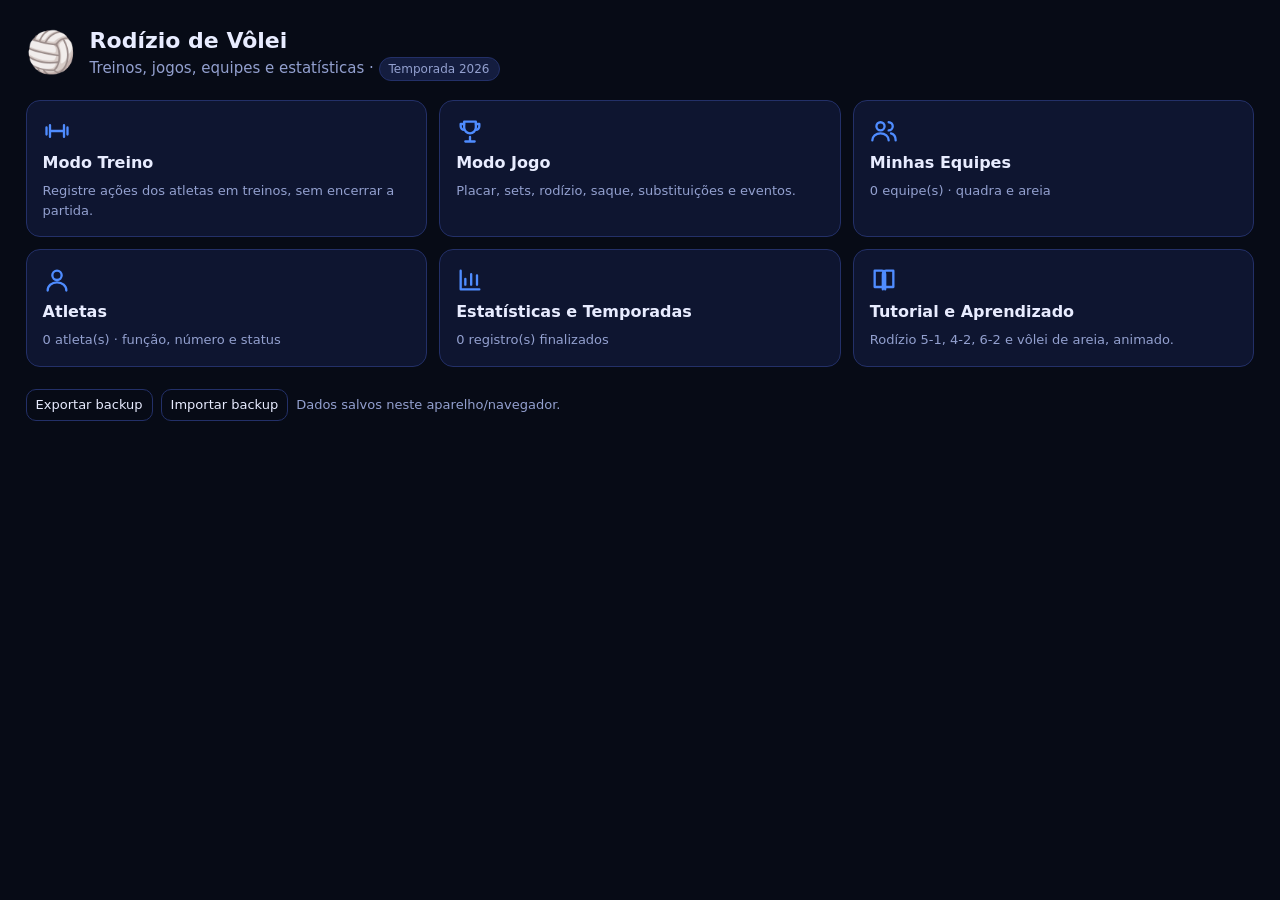
<file: index.html>
<!doctype html>
<html lang="pt-BR">
<head>
<meta charset="utf-8">
<meta name="viewport" content="width=device-width,initial-scale=1">
<title>Rodízio de Vôlei</title>
<meta name="description" content="Treinos, jogos, equipes, atletas e estatísticas de vôlei de quadra e de areia, com tutorial de rodízio animado.">
<meta name="theme-color" content="#070b16">
<link rel="stylesheet" href="styles.css">
<link rel="manifest" href="manifest.webmanifest">
<link rel="icon" href="icon.svg" type="image/svg+xml">
<meta name="apple-mobile-web-app-capable" content="yes">
<meta name="mobile-web-app-capable" content="yes">
</head>
<body>
<div id="app"></div>
<noscript>Este site precisa de JavaScript.</noscript>
<script src="engine.js"></script>
<script src="data.js"></script>
<script src="ui.js"></script>
<script src="court.js"></script>
<script src="teams.js"></script>
<script src="match.js"></script>
<script src="stats.js"></script>
<script src="app.js"></script>
<script>if ("serviceWorker" in navigator && location.protocol.indexOf("http") === 0) navigator.serviceWorker.register("sw.js").catch(function () {});</script>
</body>
</html>
</file>
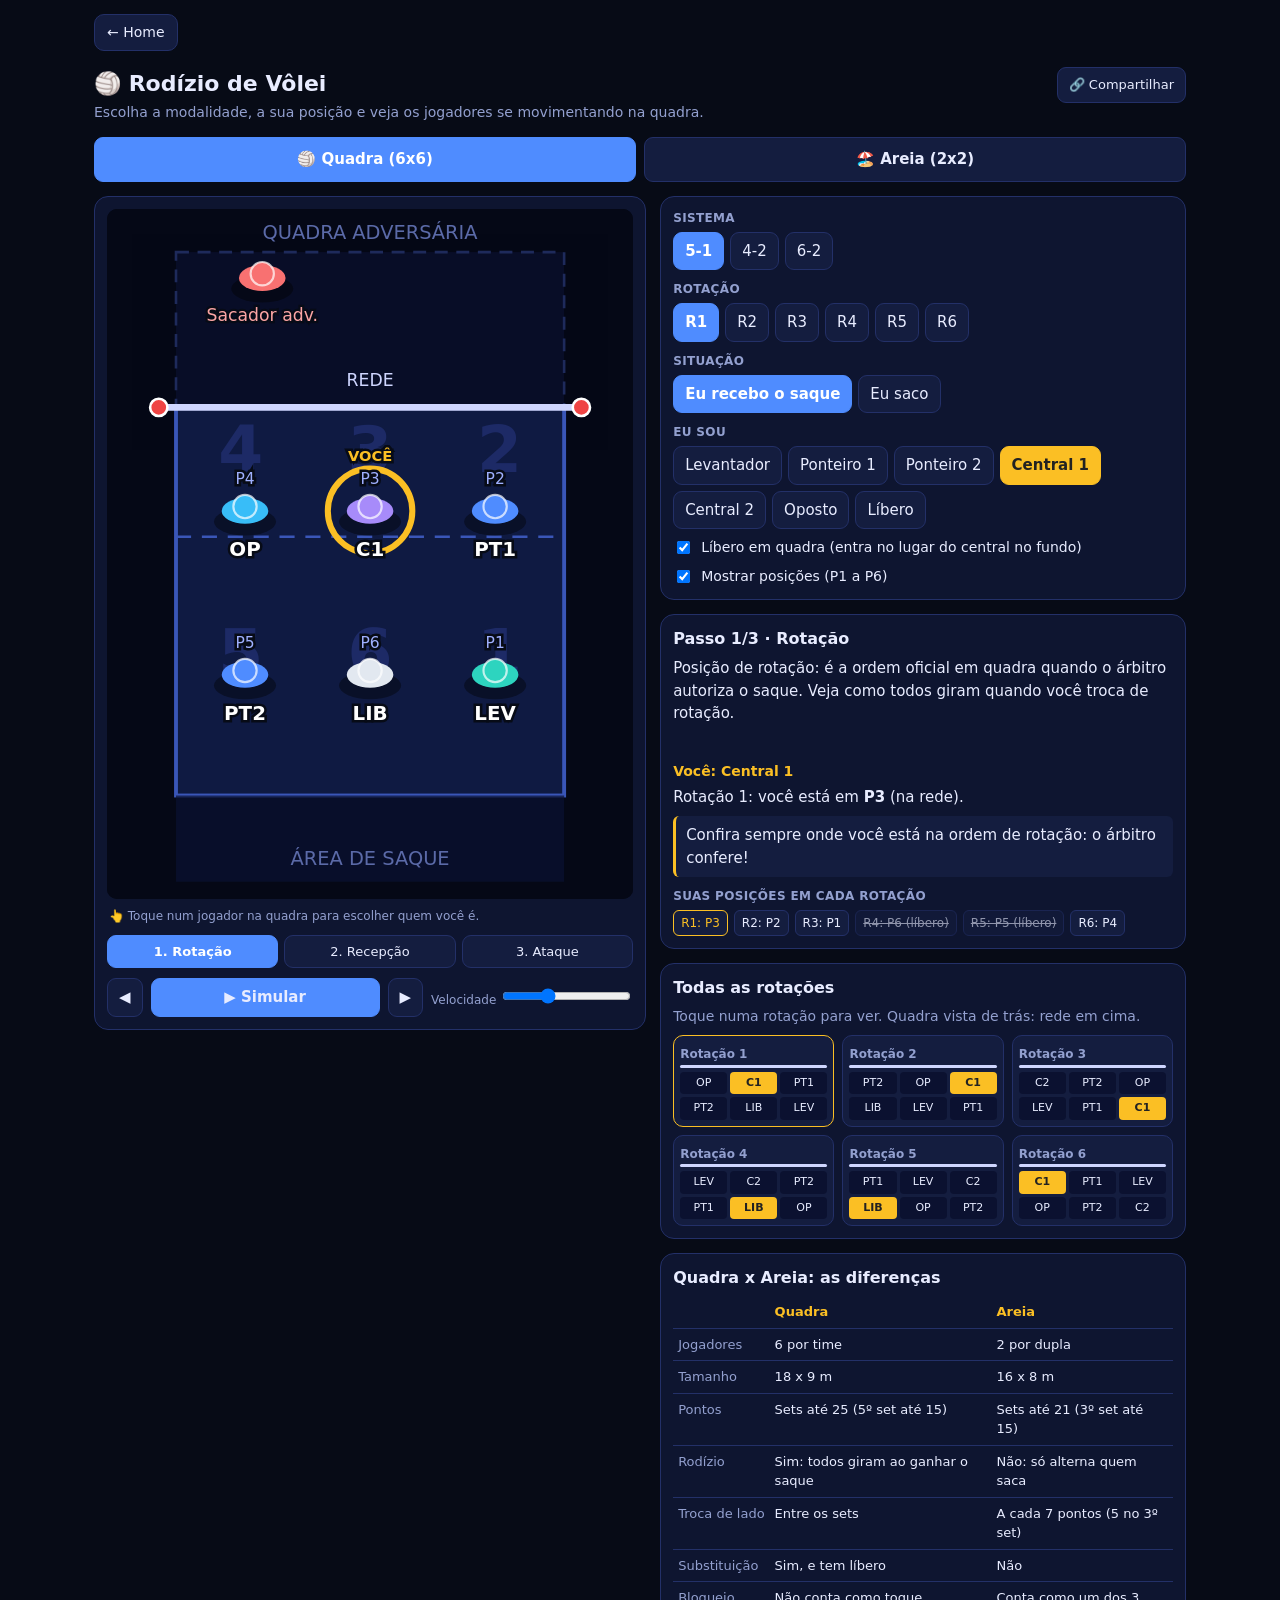
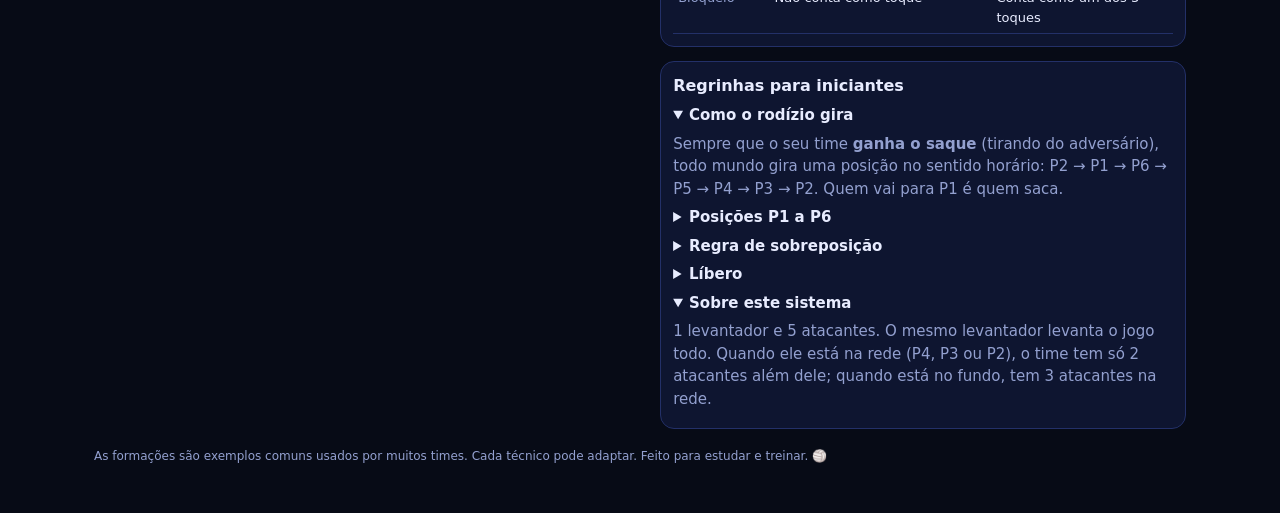
<file: tutorial.html>
<!doctype html>
<html lang="pt-BR">
<head>
<meta charset="utf-8">
<meta name="viewport" content="width=device-width, initial-scale=1, viewport-fit=cover">
<meta name="theme-color" content="#070b16">
<meta name="description" content="Aprenda o rodízio do vôlei de quadra (5-1, 4-2 e 6-2) e o jogo de dupla na areia vendo os jogadores se movimentarem.">
<meta property="og:type" content="website">
<meta property="og:title" content="Rodízio de Vôlei">
<meta property="og:description" content="Escolha a modalidade, o sistema e a sua posição e veja os jogadores se movimentando: recepção, levantamento, ataque e defesa.">
<meta property="og:url" content="https://rodizio-volei.vercel.app">
<meta name="twitter:card" content="summary">
<link rel="icon" href="data:image/svg+xml,%3Csvg xmlns='http://www.w3.org/2000/svg' viewBox='0 0 100 100'%3E%3Ctext y='.9em' font-size='90'%3E%F0%9F%8F%90%3C/text%3E%3C/svg%3E">
<title>Tutorial · Rodízio de Vôlei</title>
<style>
:root{--bg:#070b16;--panel:#0e1530;--panel2:#141d3f;--line:#233068;--txt:#e8ecff;--mut:#93a0cf;--blue:#4f8cff;--gold:#fbbf24}
*{box-sizing:border-box}
body{margin:0;background:var(--bg);color:var(--txt);font:15px/1.5 system-ui,-apple-system,"Segoe UI",Roboto,sans-serif}
a{color:#7dd3fc}
.wrap{max-width:1120px;margin:0 auto;padding:14px 14px 48px}
.top{display:flex;align-items:flex-start;justify-content:space-between;gap:10px}
h1{font-size:22px;margin:6px 0 2px}
h2{font-size:16px;margin:0 0 6px}
h3{font-size:14px;margin:12px 0 4px;color:var(--gold)}
.sub{color:var(--mut);margin:0 0 14px;font-size:14px}
.share{white-space:nowrap;margin-top:6px;font-size:13px}
.tabs{display:flex;gap:8px;margin:0 0 14px}
.tabs button{flex:1;padding:10px 8px;font-weight:600}
.layout{display:grid;gap:14px;grid-template-columns:minmax(0,1fr)}
@media(min-width:900px){.layout{grid-template-columns:minmax(0,1.05fr) minmax(0,1fr);align-items:start}.stage{position:sticky;top:12px}}
.card{background:var(--panel);border:1px solid var(--line);border-radius:14px;padding:12px}
.side{display:grid;gap:14px}
svg{width:100%;height:auto;display:block;border-radius:10px;background:#050816;touch-action:manipulation}
.hint{color:var(--mut);font-size:12px;margin:8px 2px 0}
.lbl{font-size:12px;color:var(--mut);margin:10px 0 5px;font-weight:600;letter-spacing:.03em;text-transform:uppercase}
.row{display:flex;flex-wrap:wrap;gap:6px}
button{font:inherit;color:var(--txt);background:var(--panel2);border:1px solid var(--line);border-radius:9px;padding:7px 11px;cursor:pointer}
button:hover{border-color:var(--blue)}
button.on{background:var(--blue);border-color:var(--blue);color:#fff;font-weight:600}
button.gold.on{background:var(--gold);border-color:var(--gold);color:#222}
.transport{display:flex;gap:8px;align-items:center;flex-wrap:wrap;margin-top:10px}
.transport .play{flex:1;min-width:120px;background:var(--blue);border-color:var(--blue);font-weight:700}
.steps{display:flex;gap:6px;flex-wrap:wrap;margin-top:10px}
.steps button{flex:1;min-width:90px;font-size:13px;padding:6px 8px}
.chk{display:flex;gap:8px;align-items:center;font-size:14px;margin-top:8px;cursor:pointer}
.tip{background:var(--panel2);border-left:3px solid var(--gold);padding:8px 10px;border-radius:6px;margin:8px 0}
.note{color:#7dd3fc;font-size:14px;min-height:20px}
.rots{display:flex;gap:6px;flex-wrap:wrap}
.rots span{font-size:12px;padding:3px 7px;border-radius:6px;background:var(--panel2);border:1px solid var(--line)}
.rots span.cur{border-color:var(--gold);color:var(--gold)}
.rots span.lib{opacity:.6;text-decoration:line-through}
.minis{display:grid;grid-template-columns:repeat(3,1fr);gap:8px}
.mini{background:var(--panel2);border:1px solid var(--line);border-radius:10px;padding:6px;cursor:pointer}
.mini.cur{border-color:var(--gold)}
.mini b{font-size:12px;color:var(--mut)}
.mini .g{display:grid;grid-template-columns:repeat(3,1fr);gap:3px;margin-top:4px}
.mini .g span{font-size:11px;text-align:center;background:#0b1130;border-radius:4px;padding:3px 0}
.mini .g span.me{background:var(--gold);color:#222;font-weight:700}
.mini .net{height:3px;background:#cfd6ff;border-radius:2px;margin-bottom:3px}
details{margin:6px 0}
summary{cursor:pointer;font-weight:600}
details p{color:var(--mut);margin:6px 0}
.cmp{width:100%;border-collapse:collapse;font-size:13px}
.cmp th,.cmp td{border-bottom:1px solid var(--line);padding:6px 5px;text-align:left;vertical-align:top}
.cmp th{color:var(--gold);font-weight:600}
.cmp td:first-child{color:var(--mut);white-space:nowrap}
.src{font-size:12px;color:var(--mut);margin:8px 0 0}
footer{color:var(--mut);font-size:12px;margin-top:18px}
#players g{transition:opacity .35s}
#players>g{cursor:pointer}
.ring{transition:opacity .3s}
button:disabled{opacity:.5;cursor:default}
.score{display:flex;gap:18px;align-items:center;justify-content:center;font-size:36px;font-weight:800;margin:10px 0}
.score small{display:block;font-size:12px;color:var(--mut);font-weight:600;text-align:center}
.score .srv{color:var(--gold)}
.score div{text-align:center}
.log{font-size:12px;color:var(--mut);max-height:130px;overflow:auto;margin-top:6px}
.log div{padding:3px 0;border-bottom:1px solid var(--line)}
.toast{position:fixed;left:50%;bottom:22px;transform:translateX(-50%);background:var(--panel2);border:1px solid var(--blue);padding:8px 14px;border-radius:10px;opacity:0;pointer-events:none;transition:opacity .25s;z-index:10;font-size:14px}
.toast.show{opacity:1}
</style>
</head>
<body>
<div class="wrap">
  <a href="index.html" id="homeBtn" style="display:inline-block;margin:0 0 10px;padding:7px 12px;border:1px solid var(--line);border-radius:10px;background:var(--panel2);color:var(--txt);text-decoration:none;font-size:14px">← Home</a>
  <div class="top">
    <div>
      <h1>🏐 Rodízio de Vôlei</h1>
      <p class="sub">Escolha a modalidade, a sua posição e veja os jogadores se movimentando na quadra.</p>
    </div>
    <button id="share" class="share" title="Compartilhar exatamente esta tela">🔗 Compartilhar</button>
  </div>
  <div class="tabs" id="tabs"></div>

  <div class="layout">
    <div class="stage card">
      <svg id="court" viewBox="-1.6 -4.6 12.2 16" role="img" aria-label="Quadra de vôlei vista de cima"></svg>
      <p class="hint">👆 Toque num jogador na quadra para escolher quem você é.</p>
      <div class="steps" id="steps"></div>
      <div class="transport">
        <button id="prev" aria-label="Passo anterior">◀</button>
        <button id="play" class="play" title="Atalho: barra de espaço">▶ Simular</button>
        <button id="next" aria-label="Próximo passo">▶</button>
        <label style="font-size:12px;color:var(--mut)">Velocidade <input type="range" id="speed" min="0.5" max="2" step="0.25" value="1"></label>
      </div>
    </div>

    <div class="side">
      <div class="card">
        <div id="grpSys"><div class="lbl" style="margin-top:0">Sistema</div><div class="row" id="segSys"></div></div>
        <div id="grpRot"><div class="lbl">Rotação</div><div class="row" id="segRot"></div></div>
        <div class="lbl">Situação</div><div class="row" id="segMode"></div>
        <div id="grpWho"><div class="lbl" id="whoLbl">Quem saca</div><div class="row" id="segWho"></div></div>
        <div class="lbl">Eu sou</div><div class="row" id="chips"></div>
        <label class="chk" id="libWrap"><input type="checkbox" id="chkLib" checked> Líbero em quadra (entra no lugar do central no fundo)</label>
        <label class="chk"><input type="checkbox" id="chkSlots" checked> <span id="chkSlotsTxt">Mostrar posições (P1 a P6)</span></label>
      </div>

      <div class="card" id="info"></div>

      <div class="card" id="minisCard">
        <h2>Todas as rotações</h2>
        <p class="sub" style="margin-bottom:8px">Toque numa rotação para ver. Quadra vista de trás: rede em cima.</p>
        <div class="minis" id="minis"></div>
      </div>

      <div class="card" id="scoreCard">
        <h2>Placar e ordem de saque</h2>
        <p class="sub" style="margin-bottom:8px">Marque os pontos e veja quem saca e quando trocar de lado. O primeiro sacador de cada dupla é definido antes do set.</p>
        <div class="lbl" style="margin-top:0">Set</div><div class="row" id="segSet"></div>
        <div class="lbl">Quem saca primeiro</div><div class="row" id="segFirst"></div>
        <div class="score" id="scoreBox"></div>
        <div class="row">
          <button id="ptUs" class="gold on">+ Ponto nosso</button>
          <button id="ptThem">+ Ponto deles</button>
          <button id="ptUndo">Desfazer</button>
          <button id="ptReset">Zerar</button>
        </div>
        <div class="tip" id="scoreMsg"></div>
        <div class="log" id="scoreLog"></div>
      </div>

      <div class="card">
        <h2>Quadra x Areia: as diferenças</h2>
        <table class="cmp">
          <tr><th></th><th>Quadra</th><th>Areia</th></tr>
          <tr><td>Jogadores</td><td>6 por time</td><td>2 por dupla</td></tr>
          <tr><td>Tamanho</td><td>18 x 9 m</td><td>16 x 8 m</td></tr>
          <tr><td>Pontos</td><td>Sets até 25 (5º set até 15)</td><td>Sets até 21 (3º set até 15)</td></tr>
          <tr><td>Rodízio</td><td>Sim: todos giram ao ganhar o saque</td><td>Não: só alterna quem saca</td></tr>
          <tr><td>Troca de lado</td><td>Entre os sets</td><td>A cada 7 pontos (5 no 3º set)</td></tr>
          <tr><td>Substituição</td><td>Sim, e tem líbero</td><td>Não</td></tr>
          <tr><td>Bloqueio</td><td>Não conta como toque</td><td>Conta como um dos 3 toques</td></tr>
        </table>
      </div>

      <div class="card">
        <h2 id="rulesTitle">Regrinhas para iniciantes</h2>
        <div id="rulesBody"></div>
      </div>
    </div>
  </div>
  <footer>As formações são exemplos comuns usados por muitos times. Cada técnico pode adaptar. Feito para estudar e treinar. 🏐</footer>
</div>
<div class="toast" id="toast" role="status"></div>

<script>
const $=s=>document.querySelector(s);
const NS='http://www.w3.org/2000/svg';
const el=(tag,attrs={},parent)=>{const e=document.createElementNS(NS,tag);for(const k in attrs)e.setAttribute(k,attrs[k]);if(parent)parent.appendChild(e);return e;};
const R=(id,role,label,name)=>({id,role,label,name});
const LIBERO=R('LIB','L','LIB','Líbero');
const BEACH={roster:[R('J1','B1','J1','Jogador 1'),R('J2','B2','J2','Jogador 2')]};

const SYSTEMS={
 '5-1':{libero:true,
  roster:[R('S','S','LEV','Levantador'),R('OH1','OH','PT1','Ponteiro 1'),R('OH2','OH','PT2','Ponteiro 2'),R('MB1','MB','C1','Central 1'),R('MB2','MB','C2','Central 2'),R('OP','OP','OP','Oposto')],
  start:{1:'S',2:'OH1',3:'MB1',4:'OP',5:'OH2',6:'MB2'},
  text:'1 levantador e 5 atacantes. O mesmo levantador levanta o jogo todo. Quando ele está na rede (P4, P3 ou P2), o time tem só 2 atacantes além dele; quando está no fundo, tem 3 atacantes na rede.'},
 '6-2':{libero:true,
  roster:[R('S1','S','LEV1','Levantador 1'),R('S2','S','LEV2','Levantador 2'),R('OH1','OH','PT1','Ponteiro 1'),R('OH2','OH','PT2','Ponteiro 2'),R('MB1','MB','C1','Central 1'),R('MB2','MB','C2','Central 2')],
  start:{1:'S1',2:'OH1',3:'MB1',4:'S2',5:'OH2',6:'MB2'},
  text:'2 levantadores, um oposto ao outro. Quem levanta é sempre o levantador que está no FUNDO. O que está na rede vira atacante (joga de oposto). Assim o time sempre tem 3 atacantes na rede.'},
 '4-2':{libero:false,
  roster:[R('S1','S','LEV1','Levantador 1'),R('S2','S','LEV2','Levantador 2'),R('H1','H','AT1','Atacante 1'),R('H2','H','AT2','Atacante 2'),R('H3','H','AT3','Atacante 3'),R('H4','H','AT4','Atacante 4')],
  start:{1:'S1',2:'H1',3:'H2',4:'S2',5:'H3',6:'H4'},
  text:'2 levantadores e 4 atacantes. Quem levanta é o levantador que está na REDE; só 2 atacantes ficam na rede com ele. É o sistema mais simples, bom para quem está começando.'}
};
const COLORS={S:'#2dd4bf',OH:'#4f8cff',MB:'#a78bfa',OP:'#38bdf8',H:'#4f8cff',L:'#e2e8f0',B1:'#4f8cff',B2:'#2dd4bf'};
const ORDER=[1,6,5,4,3,2];
const slotAfter=(s0,rot)=>ORDER[(ORDER.indexOf(s0)+rot-1)%6];

const S={court:'indoor',sys:'5-1',rot:1,mode:'recv',who:'me',libero:true,step:0,me:'MB1',memo:{indoor:'MB1',beach:'J1'},showSlots:true,speed:1,playing:false,rally:0};
let run=0,playTok=0,pl={};
const isBeach=()=>S.court==='beach';
const curRoster=()=>{if(isBeach())return BEACH.roster;const s=SYSTEMS[S.sys];return s.libero?[...s.roster,LIBERO]:s.roster;};

function getLineup(sysKey,rot,lib){
 const sys=SYSTEMS[sysKey],list=[];
 for(let s0=1;s0<=6;s0++){const p=sys.roster.find(r=>r.id===sys.start[s0]);list.push({...p,slot:slotAfter(s0,rot)});}
 if(lib&&sys.libero)list.forEach((p,i)=>{if(p.role==='MB'&&(p.slot===5||p.slot===6))list[i]={...LIBERO,slot:p.slot,replaces:p.id};});
 list.forEach(p=>p.front=[2,3,4].includes(p.slot));
 return list;
}
function activeSetter(sysKey,list){
 const ss=list.filter(p=>p.role==='S');
 if(sysKey==='5-1')return ss[0];
 if(sysKey==='6-2')return ss.find(p=>!p.front);
 return ss.find(p=>p.front);
}

// ---- formações (metros: x 0=esquerda..9=direita, y 0=rede..9=fundo) ----
const BASE={4:[1.6,2.4],3:[4.5,2.4],2:[7.4,2.4],5:[1.6,6.2],6:[4.5,6.2],1:[7.4,6.2]};
const RECV={4:[1.3,2.9],3:[4.4,1.5],2:[7.9,2.5],5:[1.9,6.3],6:[4.6,7.0],1:[7.2,6.3]};
const HIDE={4:[3.0,1.1],3:[5.4,1.1],2:[8.0,1.2],5:[3.2,4.0],6:[5.8,3.6],1:[8.3,3.8]};
const SERVE={4:[1.6,1.8],3:[4.5,1.8],2:[7.4,1.8],5:[1.7,6.4],6:[4.5,6.8],1:[7.6,9.9]};
const DEF={4:[1.6,1.5],3:[4.5,1.5],2:[7.4,1.5],5:[1.8,6.3],6:[4.6,7.2],1:[7.2,5.6]};
const COVER={5:[2.3,6.2],6:[4.5,7.0],1:[6.9,6.2]};
const ST=[6.9,0.9],LEFT=[1.2,3.2],MID=[4.5,3.4],RIGHT=[8.2,3.2],RANK={4:0,3:1,2:2};

function attackPos(p,list,setter,sysKey){
 if(p===setter)return ST;
 if(!p.front)return COVER[p.slot];
 if(sysKey==='4-2'){const f=list.filter(q=>q.front&&q!==setter).sort((a,b)=>RANK[a.slot]-RANK[b.slot]);return f[0]===p?LEFT:MID;}
 if(p.role==='OH')return LEFT;
 if(p.role==='MB')return MID;
 return RIGHT;
}
function formationFor(kind,list,setter){
 const out={};
 list.forEach(p=>{
  let pos;
  if(kind==='base')pos=BASE[p.slot];
  else if(kind==='recv')pos=(p===setter?HIDE:RECV)[p.slot];
  else if(kind==='serve')pos=SERVE[p.slot];
  else if(kind==='def')pos=DEF[p.slot];
  else pos=attackPos(p,list,setter,S.sys);
  out[p.id]=pos.slice();
 });
 return out;
}
function receiverOf(list,setter){
 const back=list.filter(p=>!p.front&&p!==setter);
 const lib=back.find(p=>p.role==='L');if(lib)return lib;
 for(const s of [6,5,1]){const q=back.find(p=>p.slot===s);if(q)return q;}
 return back[0];
}

// ---- areia (metros: x 0..8, y 0=rede..8=fundo) ----
// a = quem faz a ação principal (saca / passa), b = o parceiro
const BF={
 serve:{base:{a:[2.6,9.3],b:[3.6,1.0]},serve:{a:[2.6,9.3],b:[3.4,0.9]},def:{a:[3.8,5.6],b:[4.4,0.8]},atk:{a:[3.4,2.6],b:[4.4,1.0]}},
 recv:{base:{a:[2.4,5.8],b:[5.4,3.0]},recv:{a:[2.6,5.8],b:[5.0,1.8]},atk:{a:[3.4,2.6],b:[5.0,1.4]}}
};
const BT={
 serve:{base:['SACA','BLOQ'],serve:['SACA','BLOQ'],def:['DEF','BLOQ'],atk:['ATACA','LEVANTA']},
 recv:{base:['PASSA','LEVANTA'],recv:['PASSA','LEVANTA'],atk:['ATACA','LEVANTA']}
};
const TAGNAME={SACA:'sacador',BLOQ:'bloqueador',DEF:'defensor',PASSA:'passador',LEVANTA:'levantador',ATACA:'atacante'};
const BTIPS={
 SACA:'Escolha o alvo antes de sacar: o jogador mais fraco na recepção ou o espaço entre os dois. Depois do saque, corra para o fundo para defender.',
 BLOQ:'Fique perto da rede e feche uma parte da quadra (a paralela ou a diagonal) para o parceiro defender o resto. Combine isso com ele antes do saque.',
 DEF:'Defenda o espaço que o bloqueio deixa aberto. Olhe o atacante e a direção do corpo dele para antecipar para onde a bola vai.',
 PASSA:'Faça a manchete alta e perto da rede, em direção ao parceiro. Quanto melhor o passe, mais fácil é o levantamento.',
 LEVANTA:'Fique perto da rede, de frente para a bola, e levante de um jeito que o parceiro consiga atacar com tempo.',
 ATACA:'Depois do passe, corra para a rede e escolha: bola forte na diagonal, na paralela ou colocada longe do bloqueio.'
};
const BDESC={
 serve:{
  base:'Posição inicial: quem saca fica atrás da linha de fundo (em qualquer ponto da largura da quadra) e o parceiro espera junto da rede, pronto para bloquear.',
  serve:'Saque: a bola sai de trás da linha de fundo para a quadra adversária. O parceiro olha a direção do saque e se prepara para bloquear.',
  def:'Defesa: o adversário ataca. Quem está na rede bloqueia e quem sacou já voltou para o fundo para defender o espaço que o bloqueio deixa aberto.',
  atk:'Contra-ataque: o defensor passa a bola para a rede, o parceiro levanta e o defensor corre para atacar. São os 3 toques: defesa, levantamento e ataque.'},
 recv:{
  base:'Posição inicial na recepção: um jogador (o passador) fica no fundo e o parceiro mais perto da rede, de onde vai levantar.',
  recv:'Recepção: o adversário saca e a bola vai para o passador, que faz a manchete em direção ao parceiro perto da rede.',
  atk:'Levantamento e ataque: o parceiro levanta a bola e o passador corre para a rede para atacar. São os 3 toques: passe, levantamento e ataque.'}
};
const STEPS={
 recv:[{kind:'base',name:'Rotação'},{kind:'recv',name:'Recepção'},{kind:'atk',name:'Ataque'}],
 serve:[{kind:'base',name:'Rotação'},{kind:'serve',name:'Saque'},{kind:'def',name:'Defesa'},{kind:'atk',name:'Contra-ataque'}]
};
const STEPSB={
 recv:[{kind:'base',name:'Posição'},{kind:'recv',name:'Recepção'},{kind:'atk',name:'Levantamento e ataque'}],
 serve:[{kind:'base',name:'Posição'},{kind:'serve',name:'Saque'},{kind:'def',name:'Defesa'},{kind:'atk',name:'Contra-ataque'}]
};
const stepsOf=()=>isBeach()?STEPSB[S.mode]:STEPS[S.mode];
const DESC={
 base:'Posição de rotação: é a ordem oficial em quadra quando o árbitro autoriza o saque. Veja como todos giram quando você troca de rotação.',
 recv:'Recepção: o adversário saca. Cada um se posiciona respeitando a sobreposição. O levantador se esconde perto da rede, do lado direito, e os outros formam a recepção.',
 serve:'Saque: quem está em P1 saca de trás da linha de fundo. Os demais já estão em posição para bloquear e defender.',
 def:'Defesa: o adversário ataca. Quem está na rede bloqueia e quem está no fundo defende.',
 atkR:'Transição para o ataque: a bola foi passada. O levantador corre para a zona de levantamento (entre P2 e P3), os atacantes abrem (ponteiro à esquerda, central no meio, oposto à direita) e a bola é levantada.',
 atkS:'Contra-ataque: a bola foi defendida. Mesma transição: levantador vai à rede, atacantes se abrem, bola levantada.'
};
const TIPS={
 S:{recv:'Fique "escondido" perto da rede, à direita, sem atrapalhar os passadores. Assim que o saque for batido, corra para a zona de levantamento.',def:'Defenda na posição da sua rotação, olhando a bola. Se ela for defendida, corra para a rede.',atk:'Chegue na rede entre P2 e P3, olhe o passe e distribua a bola para o atacante em melhor situação.'},
 OH:{recv:'Você é passador: recepciona o saque e depois ataca. Abra bem a base para receber.',def:'Na rede, bloqueie na ponta; no fundo, defenda a sua zona (diagonal e linha).',atk:'Vá para a ponta esquerda e prepare a aproximação. Se estiver no fundo, cubra o ataque do time.'},
 MB:{recv:'Fique perto da rede: central normalmente não recebe saque. Prepare a aproximação para a bola rápida.',def:'Bloqueie no meio e ajude os ponteiros no bloqueio duplo.',atk:'Vá para o meio e prepare a bola rápida. O levantador só te usa se o passe for bom.'},
 OP:{recv:'Em geral o oposto não recebe saque: fique perto da rede, à direita, pronto para atacar.',def:'Na rede, bloqueie na ponta direita; no fundo, defenda a diagonal.',atk:'Ataque pela direita (P2). Se estiver no fundo, pode atacar por trás da linha de 3 m.'},
 H:{recv:'Atacante: ajude na recepção e prepare a aproximação.',def:'Bloqueie na rede ou defenda no fundo, conforme sua posição.',atk:'Abra para o seu ponto de ataque e ataque a bola levantada.'},
 L:{recv:'Você é o especialista em recepção. Receba a maior parte dos saques com passe alto e preciso para o levantador.',def:'Defenda no fundo e organize a defesa. Faça a bola chegar no levantador.',atk:'Cubra o ataque e fique pronto para defender o bloqueio adversário. O líbero não ataca acima da rede.'}
};

const INDOOR_RULES=`
<details open><summary>Como o rodízio gira</summary><p>Sempre que o seu time <b>ganha o saque</b> (tirando do adversário), todo mundo gira uma posição no sentido horário: P2 → P1 → P6 → P5 → P4 → P3 → P2. Quem vai para P1 é quem saca.</p></details>
<details><summary>Posições P1 a P6</summary><p>Na rede: P4 (esquerda), P3 (meio), P2 (direita). No fundo: P5 (esquerda), P6 (meio), P1 (direita, onde se saca).</p></details>
<details><summary>Regra de sobreposição</summary><p>No momento do saque, quem está na frente não pode estar "ao lado errado" de quem está atrás dele. Ex.: o jogador de P2 deve estar à frente do de P1, e à direita do de P3. Depois do saque, todos podem correr livremente.</p></details>
<details><summary>Líbero</summary><p>Especialista de defesa e recepção, com camisa de outra cor. Entra no lugar do central quando ele está no fundo (P6 e P5). Não ataca nem levanta acima da rede.</p></details>
<details id="sysInfo" open><summary>Sobre este sistema</summary><p id="sysTxt"></p></details>`;
const BEACH_RULES=`
<details open><summary>O básico da areia</summary><p>Cada dupla tem só <b>2 jogadores</b> e não há substituições. A quadra de areia mede <b>16 x 8 m</b> (cada lado tem 8 x 8 m). A rede fica a 2,43 m (masculino) ou 2,24 m (feminino).</p></details>
<details><summary>Pontuação</summary><p>Vence quem ganhar <b>2 sets</b>. Os sets 1 e 2 vão até <b>21 pontos</b>; o terceiro (desempate) vai até <b>15</b>. Em todos é preciso abrir 2 pontos de vantagem.</p></details>
<details><summary>Troca de lado</summary><p>As duplas trocam de lado a cada <b>7 pontos</b> nos sets de 21 e a cada <b>5 pontos</b> no set de 15, para dividir sol e vento entre as duas.</p></details>
<details><summary>Ordem de saque</summary><p>Quem ganha o ponto sacando <b>continua sacando</b>. Se a dupla adversária ganha o ponto, ela passa a sacar, e saca o jogador que <b>não sacou</b> da última vez dela. Assim os dois jogadores de cada dupla se alternam.</p></details>
<details><summary>Toques e bloqueio</summary><p>Cada dupla tem no máximo <b>3 toques</b>. O bloqueio <b>conta</b> como um dos 3 toques. Ninguém toca a bola duas vezes seguidas, exceto durante ou logo depois do bloqueio.</p></details>
<details><summary>Sem rodízio e sem posição fixa</summary><p>Na areia não existe rodízio de posições nem líbero. Os dois jogadores podem ficar onde quiserem; só o saque alterna.</p></details>
<details><summary>Bloqueador e defensor (costume tático)</summary><p>Não é regra, é o jeito mais comum de jogar: quem sacou vai defender no fundo e o parceiro fica na rede para bloquear. Com a bola na mão da dupla, o defensor passa, o parceiro levanta e o defensor ataca. É o que a simulação mostra.</p></details>
<p class="src">Fontes: regras básicas da FIVB, Olympics.com, Wilson e Toda Matéria.</p>`;

// ---- SVG ----
const svg=$('#court');
const court=el('g',{},svg);
function drawCourt(){
 court.innerHTML='';
 if(!isBeach()){
  el('rect',{x:-1.6,y:-4.6,width:12.2,height:16,fill:'#050816'},court);
  el('rect',{x:0,y:-3.6,width:9,height:3.6,fill:'#0b1030',opacity:.7,stroke:'#2a3a7a','stroke-width':.06,'stroke-dasharray':'.3 .2'},court);
  el('rect',{x:0,y:0,width:9,height:9,fill:'#0f1a42',stroke:'#3a56b8','stroke-width':.09},court);
  el('rect',{x:0,y:9,width:9,height:2,fill:'#0a1233',opacity:.7},court);
  el('line',{x1:0,y1:3,x2:9,y2:3,stroke:'#3a56b8','stroke-width':.06,'stroke-dasharray':'.35 .25'},court);
  [[4,1.5,1.5],[3,4.5,1.5],[2,7.5,1.5],[5,1.5,6.2],[6,4.5,6.2],[1,7.5,6.2]].forEach(([n,x,y])=>{
   const t=el('text',{x,y,'text-anchor':'middle','font-size':1.5,fill:'#1d2a66','font-weight':800},court);t.textContent=n;});
  el('line',{x1:-.4,y1:0,x2:9.4,y2:0,stroke:'#cfd6ff','stroke-width':.16},court);
  [-.4,9.4].forEach(x=>{el('circle',{cx:x,cy:0,r:.2,fill:'#ef4444',stroke:'#fff','stroke-width':.06},court);});
  const t1=el('text',{x:4.5,y:-3.9,'text-anchor':'middle','font-size':.45,fill:'#5b6aa8'},court);t1.textContent='QUADRA ADVERSÁRIA';
  const t2=el('text',{x:4.5,y:10.6,'text-anchor':'middle','font-size':.45,fill:'#5b6aa8'},court);t2.textContent='ÁREA DE SAQUE';
  const t3=el('text',{x:4.5,y:-.5,'text-anchor':'middle','font-size':.4,fill:'#cfd6ff'},court);t3.textContent='REDE';
 }else{
  el('rect',{x:-1.6,y:-4.6,width:11.2,height:15.2,fill:'#050816'},court);
  el('rect',{x:0,y:-3.6,width:8,height:3.6,fill:'#1b1709',opacity:.7,stroke:'#6b5d33','stroke-width':.06,'stroke-dasharray':'.3 .2'},court);
  el('rect',{x:0,y:0,width:8,height:8,fill:'#2e2814',stroke:'#e0cf9a','stroke-width':.09},court);
  el('rect',{x:0,y:8,width:8,height:2.2,fill:'#1d1a0c',opacity:.7},court);
  el('line',{x1:-.4,y1:0,x2:8.4,y2:0,stroke:'#cfd6ff','stroke-width':.16},court);
  [-.4,8.4].forEach(x=>{el('circle',{cx:x,cy:0,r:.2,fill:'#ef4444',stroke:'#fff','stroke-width':.06},court);});
  const t1=el('text',{x:4,y:-3.9,'text-anchor':'middle','font-size':.45,fill:'#8a7a47'},court);t1.textContent='QUADRA ADVERSÁRIA';
  const t2=el('text',{x:4,y:10.3,'text-anchor':'middle','font-size':.45,fill:'#8a7a47'},court);t2.textContent='ÁREA DE SAQUE (atrás da linha de fundo)';
  const t3=el('text',{x:4,y:-.5,'text-anchor':'middle','font-size':.4,fill:'#cfd6ff'},court);t3.textContent='REDE';
  const t4=el('text',{x:4,y:4.4,'text-anchor':'middle','font-size':.55,fill:'#5c5128','font-weight':700},court);t4.textContent='8 x 8 m';
 }
}
const trails=el('g',{},svg);
const playersG=el('g',{id:'players'},svg);
const oppG=el('g',{},svg);
const ballG=el('g',{},svg);

function makeFigure(color){
 const g=el('g',{});
 const body=el('g',{},g);
 el('circle',{r:1.1,fill:'transparent','pointer-events':'all'},body);
 const ring=el('circle',{r:.98,fill:'none',stroke:'#fbbf24','stroke-width':.14},body);ring.style.opacity=0;ring.setAttribute('class','ring');
 el('ellipse',{cx:0,cy:.25,rx:.72,ry:.32,fill:'rgba(0,0,0,.4)'},body);
 const sh=el('ellipse',{cx:0,cy:0,rx:.54,ry:.3,fill:color},body);
 const hd=el('circle',{cx:0,cy:-.1,r:.27,fill:color,stroke:'rgba(255,255,255,.7)','stroke-width':.05},body);
 const tx={'text-anchor':'middle','paint-order':'stroke',stroke:'#070b16','stroke-width':.12,'pointer-events':'none'};
 const slotT=el('text',{...tx,y:-.62,'font-size':.36,fill:'#9fb0ff'},body);
 const lab=el('text',{...tx,y:1.05,'font-size':.46,'font-weight':700,fill:'#fff'},body);
 const meT=el('text',{...tx,y:-1.15,'font-size':.34,'font-weight':700,fill:'#fbbf24'},body);
 return {g,body,ring,sh,hd,slotT,lab,meT};
}
const opp=makeFigure('#f87171');oppG.appendChild(opp.g);opp.lab.textContent='';opp.g.style.pointerEvents='none';
const oppT=el('text',{'text-anchor':'middle','font-size':.4,fill:'#fca5a5','paint-order':'stroke',stroke:'#070b16','stroke-width':.1},oppG);
const ball={x:0,y:0,z:0,vis:false};
const ballShadow=el('ellipse',{rx:.3,ry:.15,fill:'rgba(0,0,0,.5)'},ballG);
const ballBody=el('circle',{r:.3,fill:'#fde68a',stroke:'#a16207','stroke-width':.06},ballG);
function drawBall(){
 ballG.style.display=ball.vis?'':'none';
 ballG.setAttribute('transform',`translate(${ball.x} ${ball.y})`);
 const h=(0.6+ball.z)*0.5;
 ballBody.setAttribute('cy',-h);ballBody.setAttribute('r',.28+ball.z*.02);
 ballShadow.setAttribute('rx',.3-Math.min(.12,ball.z*.02));
}
function setOpp(){
 oppG.style.display='';
 const pos=isBeach()?(S.mode==='recv'?[3.0,-3.0]:[4.0,-1.6]):(S.mode==='recv'?[2.0,-3.0]:[6.0,-1.6]);
 opp.g.setAttribute('transform',`translate(${pos[0]} ${pos[1]})`);
 oppT.setAttribute('x',pos[0]);oppT.setAttribute('y',pos[1]+1.0);
 oppT.textContent=S.mode==='recv'?'Sacador adv.':'Adversário';
}
function buildPlayers(){
 playersG.innerHTML='';pl={};
 curRoster().forEach(r=>{
  const f=makeFigure(COLORS[r.role]);
  f.g.addEventListener('click',()=>pickMe(r.id));
  playersG.appendChild(f.g);f.x=4.5;f.y=4.5;f.vis=false;f.g.style.opacity=0;f.g.style.pointerEvents='none';pl[r.id]=f;
 });
}
function place(id,bob){const f=pl[id];f.g.setAttribute('transform',`translate(${f.x.toFixed(3)} ${f.y.toFixed(3)})`);f.body.setAttribute('transform',`translate(0 ${(bob||0).toFixed(3)})`);}

// ---- animação ----
const ease=t=>t<.5?2*t*t:1-Math.pow(-2*t+2,2)/2;
function anim(dur,fn,id){return new Promise(res=>{
 if(dur<=0){fn(1);return res(id===run);}
 const t0=performance.now();
 const f=now=>{if(id!==run)return res(false);const t=Math.min(1,(now-t0)/dur);fn(t);t<1?requestAnimationFrame(f):res(true);};
 requestAnimationFrame(f);});}
function tweenPlayers(form,dur,id){
 const from={};for(const k in form)from[k]=[pl[k].x,pl[k].y];
 return anim(dur,t=>{const e=ease(t);
  for(const k in form){const f=from[k],g=form[k],p=pl[k];
   p.x=f[0]+(g[0]-f[0])*e;p.y=f[1]+(g[1]-f[1])*e;
   const moving=Math.hypot(g[0]-f[0],g[1]-f[1])>.3&&t<1;
   place(k,moving?Math.sin(t*Math.PI*6)*.07:0);}
 },id);
}
const tweenOne=(k,to,dur,id)=>tweenPlayers({[k]:to},dur,id);
function fly(to,dur,arc,id){
 const f=[ball.x,ball.y];
 return anim(dur,t=>{ball.x=f[0]+(to[0]-f[0])*t;ball.y=f[1]+(to[1]-f[1])*t;ball.z=arc*4*t*(1-t);drawBall();},id);
}
function addTrail(a,b,c){el('line',{x1:a[0],y1:a[1],x2:b[0],y2:b[1],stroke:c||'#7dd3fc','stroke-width':.07,'stroke-dasharray':'.3 .25',opacity:.75},trails);}
function addMark(pos){
 [[-.4,-.4,.4,.4],[.4,-.4,-.4,.4]].forEach(([a,b,c,d])=>el('line',{x1:pos[0]+a,y1:pos[1]+b,x2:pos[0]+c,y2:pos[1]+d,stroke:'#e8ecff','stroke-width':.1,'stroke-linecap':'round'},trails));
 el('circle',{cx:pos[0],cy:pos[1],r:1,fill:'none',stroke:'#e8ecff','stroke-width':.08,opacity:.6},trails);
}
const wait=(ms)=>new Promise(r=>setTimeout(r,ms));

function syncVisibility(list,form){
 const ids=new Set(list.map(p=>p.id));
 for(const id in pl){const f=pl[id];
  if(ids.has(id)){
   if(!f.vis){if(id==='LIB'){f.x=-1.3;f.y=form[id][1];}else{f.x=form[id][0];f.y=form[id][1];}place(id,0);}
   f.vis=true;f.g.style.opacity=1;f.g.style.pointerEvents='';
  }else{f.vis=false;f.g.style.opacity=0;f.g.style.pointerEvents='none';}
 }
}
function applyLook(list){
 list.forEach(p=>{const f=pl[p.id];
  f.lab.textContent=p.label;f.slotT.textContent=S.showSlots?(p.tag||('P'+p.slot)):'';
  const me=p.id===S.me,seat=p.replaces===S.me;
  f.ring.style.opacity=me?1:(seat?.45:0);
  f.meT.textContent=me?'VOCÊ':(seat?'SEU LUGAR':'');
 });
}
function setNote(t){const n=$('#note');if(n)n.textContent=t;}

// ---- estado, link e memória ----
function stateToHash(){return `c=${S.court}&s=${S.sys}&r=${S.rot}&m=${S.mode}&me=${S.me}&w=${S.who}&l=${S.libero?1:0}&p=${S.showSlots?1:0}`;}
function saveState(){
 const h=stateToHash();
 try{history.replaceState(null,'','#'+h);}catch(e){}
 try{localStorage.setItem('rv:last',h);}catch(e){}
}
function loadState(str){
 const q=new URLSearchParams(String(str||'').replace(/^#/,''));
 const c=q.get('c');if(c==='indoor'||c==='beach')S.court=c;
 const s=q.get('s');if(['5-1','4-2','6-2'].includes(s))S.sys=s;
 const r=+q.get('r');if(r>=1&&r<=6)S.rot=r;
 const m=q.get('m');if(m==='recv'||m==='serve')S.mode=m;
 const w=q.get('w');if(w==='me'||w==='partner')S.who=w;
 if(q.get('l')!==null)S.libero=q.get('l')==='1';
 if(q.get('p')!==null)S.showSlots=q.get('p')==='1';
 const me=q.get('me');
 const ros=curRoster();
 if(ros.some(x=>x.id===me))S.me=me;
 else S.me=isBeach()?'J1':(ros.some(x=>x.id==='MB1')?'MB1':ros[0].id);
 S.memo[S.court]=S.me;
}
let toastT=null;
function toast(msg){const t=$('#toast');t.textContent=msg;t.classList.add('show');clearTimeout(toastT);toastT=setTimeout(()=>t.classList.remove('show'),2200);}
async function share(){
 saveState();
 const url=location.href.split('#')[0]+'#'+stateToHash();
 try{if(navigator.share){await navigator.share({title:'Rodízio de Vôlei',text:'Veja esta rotação no Rodízio de Vôlei',url});return;}}
 catch(e){if(e&&e.name==='AbortError')return;}
 try{await navigator.clipboard.writeText(url);toast('Link copiado!');}
 catch(e){try{prompt('Copie o link:',url);}catch(_){}}
}

// ---- quem sou eu ----
function beachActors(){const other=S.me==='J1'?'J2':'J1';const a=S.who==='me'?S.me:other;return {a,b:a==='J1'?'J2':'J1'};}
function beachList(kind){
 const {a}=beachActors();const tg=BT[S.mode][kind];
 return BEACH.roster.map(r=>({...r,tag:r.id===a?tg[0]:tg[1],slot:0}));
}
function currentList(){return isBeach()?beachList(stepsOf()[S.step].kind):getLineup(S.sys,S.rot,S.libero);}
function refreshInfo(){
 const n=$('#note'),keep=n?n.textContent:'';
 const list=currentList(),kind=stepsOf()[S.step].kind;
 applyLook(list);
 if(isBeach())renderAllB(list,kind);else renderAll(list,activeSetter(S.sys,list),kind);
 setNote(keep);
}
function pickMe(id){
 if(!pl[id])return;
 if(isBeach()){const {a}=beachActors();S.who=(a===id)?'me':'partner';}
 S.me=id;S.memo[S.court]=id;
 refreshInfo();saveState();
}

// ---- passos: quadra ----
async function goStepI(i,instant){
 const my=++run;S.step=i;saveState();
 const steps=stepsOf(),kind=steps[i].kind;
 const list=getLineup(S.sys,S.rot,S.libero),setter=activeSetter(S.sys,list);
 const form=formationFor(kind,list,setter);
 trails.innerHTML='';ball.vis=false;drawBall();
 syncVisibility(list,form);applyLook(list);setOpp();
 renderAll(list,setter,kind);
 const D=v=>instant?0:v/S.speed;
 const rec=receiverOf(list,setter);
 if(kind!=='atk'){
  if(!await tweenPlayers(form,D(900),my))return false;
  if(instant)return true;
  if(kind==='recv'){
   ball.vis=true;ball.x=2.0;ball.y=-3.0;drawBall();
   const to=form[rec.id];addTrail([2.0,-3.0],to,'#fca5a5');addMark(to);
   if(!await fly(to,D(1200),6.5,my))return false;
   setNote('Saque recebido por '+rec.name+' (P'+rec.slot+'). Agora passa para o levantador.');
  }
  if(kind==='serve'){
   const sv=list.find(p=>p.slot===1);const from=form[sv.id];
   ball.vis=true;ball.x=from[0];ball.y=from[1]-.5;drawBall();
   addTrail(from,[6.0,-2.0],'#7dd3fc');
   if(!await fly([6.0,-2.0],D(1200),7,my))return false;
   setNote(sv.name+' (P1) sacou. Depois do saque ele corre para sua posição de defesa/ataque.');
  }
  if(kind==='def'){
   const to=form[rec.id];ball.vis=true;ball.x=6.0;ball.y=-1.6;drawBall();
   addTrail([6.0,-1.6],to,'#fca5a5');addMark(to);
   if(!await fly(to,D(950),3.5,my))return false;
   setNote('Bola defendida por '+rec.name+' (P'+rec.slot+').');
  }
  return true;
 }
 // ataque
 const prevForm=formationFor(S.mode==='recv'?'recv':'def',list,setter);
 const start=prevForm[rec.id];
 ball.vis=!instant;ball.x=start[0];ball.y=start[1];ball.z=0;drawBall();
 if(instant)return await tweenPlayers(form,0,my);
 const [a]=await Promise.all([tweenPlayers(form,D(900),my),fly(ST,D(850),3.5,my)]);
 if(!a||my!==run)return false;
 addTrail(start,ST);
 const cands=list.filter(p=>p.front&&p!==setter);
 const att=cands[(S.rally++)%cands.length];
 const hit=[form[att.id][0],1.2];
 const [b]=await Promise.all([fly(hit,D(750),3.2,my),tweenOne(att.id,hit,D(750),my)]);
 if(!b||my!==run)return false;
 addTrail(ST,hit);
 const end=[Math.max(.6,Math.min(8.4,9-hit[0])),-2.6];
 addTrail(hit,end,'#fbbf24');
 if(!await fly(end,D(450),1.2,my))return false;
 setNote(setter.name+' levantou para '+att.name+' ('+(att.role==='OH'?'ponta esquerda':att.role==='MB'?'meio':'ponta direita')+'). Toque ▶ Simular para ver de novo!');
 return true;
}

// ---- passos: areia ----
async function goStepB(i,instant){
 const my=++run;S.step=i;saveState();
 const kind=stepsOf()[i].kind,{a,b}=beachActors(),F=BF[S.mode][kind];
 const names={J1:'Jogador 1',J2:'Jogador 2'};
 const form={[a]:F.a.slice(),[b]:F.b.slice()};
 const list=beachList(kind);
 trails.innerHTML='';ball.vis=false;drawBall();
 syncVisibility(list,form);applyLook(list);setOpp();
 renderAllB(list,kind);
 const D=v=>instant?0:v/S.speed;
 const opS=S.mode==='recv'?[3.0,-3.0]:[4.0,-1.6];
 if(kind!=='atk'){
  if(!await tweenPlayers(form,D(900),my))return false;
  if(instant)return true;
  if(kind==='recv'){
   ball.vis=true;ball.x=opS[0];ball.y=opS[1];drawBall();
   addTrail(opS,form[a],'#fca5a5');addMark(form[a]);
   if(!await fly(form[a],D(1200),6.5,my))return false;
   setNote(names[a]+' recebeu o saque e vai passar para '+names[b]+'.');
  }
  if(kind==='serve'){
   const from=form[a],to=[4.0,-2.6];
   ball.vis=true;ball.x=from[0];ball.y=from[1]-.5;drawBall();
   addTrail(from,to,'#7dd3fc');
   if(!await fly(to,D(1200),7,my))return false;
   setNote(names[a]+' sacou e volta para o fundo para defender. '+names[b]+' fica na rede para bloquear.');
  }
  if(kind==='def'){
   ball.vis=true;ball.x=opS[0];ball.y=opS[1];drawBall();
   addTrail(opS,form[a],'#fca5a5');addMark(form[a]);
   if(!await fly(form[a],D(950),3.5,my))return false;
   setNote('Bola defendida por '+names[a]+'.');
  }
  return true;
 }
 const start=(S.mode==='recv'?BF.recv.recv:BF.serve.def).a;
 ball.vis=!instant;ball.x=start[0];ball.y=start[1];ball.z=0;drawBall();
 if(instant)return await tweenPlayers(form,0,my);
 const [t]=await Promise.all([tweenPlayers(form,D(900),my),fly(F.b,D(850),3.5,my)]);
 if(!t||my!==run)return false;
 addTrail(start,F.b);
 const hit=[F.a[0],1.2];
 const [h]=await Promise.all([fly(hit,D(750),3.2,my),tweenOne(a,hit,D(750),my)]);
 if(!h||my!==run)return false;
 addTrail(F.b,hit);
 const end=[Math.max(.6,Math.min(7.4,8-hit[0])),-2.6];
 addTrail(hit,end,'#fbbf24');
 if(!await fly(end,D(450),1.2,my))return false;
 setNote(names[b]+' levantou e '+names[a]+' atacou. Toque ▶ Simular para ver de novo!');
 return true;
}
function goStep(i,instant){return isBeach()?goStepB(i,instant):goStepI(i,instant);}

// ---- interface ----
function segment(root,items,get,set){
 root.innerHTML='';
 items.forEach(([v,label])=>{const b=document.createElement('button');b.textContent=label;b.dataset.v=v;b.onclick=()=>set(v);root.appendChild(b);});
 root._get=get;
}
function refreshSeg(root){[...root.children].forEach(b=>b.classList.toggle('on',String(root._get())===b.dataset.v));}
function refreshSegs(){
 ['#tabs','#segSys','#segRot','#segMode','#segWho'].forEach(s=>refreshSeg($(s)));
 [...$('#chips').children].forEach(b=>b.classList.toggle('on',b.dataset.v===S.me));
}
function renderSteps(){
 const st=$('#steps');st.innerHTML='';
 stepsOf().forEach((s,i)=>{const b=document.createElement('button');b.textContent=(i+1)+'. '+s.name;b.className=i===S.step?'on':'';b.onclick=()=>{stopPlay();goStep(i);};st.appendChild(b);});
}

function stopPlay(){playTok++;S.playing=false;$('#play').textContent='▶ Simular';}
async function playAll(){
 const tok=++playTok;S.playing=true;$('#play').textContent='⏸ Parar';
 const n=stepsOf().length;
 for(let i=0;i<n;i++){
  if(tok!==playTok)return;
  const ok=await goStep(i);
  if(!ok||tok!==playTok)return;
  await wait(900/S.speed);
 }
 if(tok===playTok){S.playing=false;$('#play').textContent='▶ Simular';}
}

function meInfo(list){
 const sys=SYSTEMS[S.sys];
 const meR=sys.roster.find(r=>r.id===S.me)||(S.me==='LIB'?LIBERO:null);
 if(!meR)return {name:'',line:'',table:''};
 if(S.me==='LIB')return {name:'Líbero',line:'O líbero não tem posição fixa: entra no lugar do central quando ele está em P6 ou P5 e sai quando o central vai para P1 sacar.',table:''};
 const p=list.find(q=>q.id===S.me);
 let line;
 if(p)line=`Rotação ${S.rot}: você está em <b>P${p.slot}</b> (${p.front?'na rede':'no fundo'}).`+(p.slot===1?' Você é quem saca!':'');
 else{const q=list.find(x=>x.replaces===S.me);line=`Rotação ${S.rot}: o líbero entrou no seu lugar (P${q.slot}). Você sai da quadra até voltar para a rede.`;}
 const s0=+Object.keys(sys.start).find(k=>sys.start[k]===S.me);
 let table='';
 for(let r=1;r<=6;r++){const s=slotAfter(s0,r);const lib=S.libero&&sys.libero&&meR.role==='MB'&&(s===5||s===6);
  table+=`<span class="${r===S.rot?'cur ':''}${lib?'lib':''}">R${r}: P${s}${lib?' (líbero)':''}</span>`;}
 return {name:meR.name,line,table};
}
function renderAll(list,setter,kind){
 renderSteps();
 const me=meInfo(list);
 const meR=SYSTEMS[S.sys].roster.find(r=>r.id===S.me);
 const role=S.me==='LIB'?'L':meR.role;
 let desc=DESC[kind];if(kind==='atk')desc=S.mode==='recv'?DESC.atkR:DESC.atkS;
 const tip=(TIPS[role]||{})[kind==='serve'||kind==='base'?'def':kind]||'';
 const baseTip=kind==='base'?'Confira sempre onde você está na ordem de rotação: o árbitro confere!':(kind==='serve'?'Se você está em P1, você saca. Quem está na rede se prepara para bloquear.':'');
 $('#info').innerHTML=`<h2>Passo ${S.step+1}/${stepsOf().length} · ${stepsOf()[S.step].name}</h2><p style="margin:4px 0">${desc}</p><div class="note" id="note"></div>
 <h3>Você: ${me.name}</h3><p style="margin:4px 0">${me.line}</p>
 <div class="tip">${baseTip||tip}</div>
 ${me.table?'<div class="lbl">Suas posições em cada rotação</div><div class="rots">'+me.table+'</div>':''}`;
 const mn=$('#minis');mn.innerHTML='';
 for(let r=1;r<=6;r++){
  const l=getLineup(S.sys,r,S.libero);
  const d=document.createElement('div');d.className='mini'+(r===S.rot?' cur':'');
  const cells=[4,3,2,5,6,1].map(s=>{const p=l.find(q=>q.slot===s);return `<span class="${p.id===S.me||p.replaces===S.me?'me':''}">${p.label}</span>`;}).join('');
  d.innerHTML=`<b>Rotação ${r}</b><div class="net"></div><div class="g">${cells}</div>`;
  d.onclick=()=>setRot(r);mn.appendChild(d);
 }
 const st=$('#sysTxt');if(st)st.textContent=SYSTEMS[S.sys].text;
 $('#libWrap').style.display=SYSTEMS[S.sys].libero?'':'none';
 refreshSegs();
}
function renderAllB(list,kind){
 renderSteps();
 const meP=list.find(p=>p.id===S.me),par=list.find(p=>p.id!==S.me);
 $('#info').innerHTML=`<h2>Passo ${S.step+1}/${stepsOf().length} · ${stepsOf()[S.step].name}</h2><p style="margin:4px 0">${BDESC[S.mode][kind]}</p><div class="note" id="note"></div>
 <h3>Você: ${meP.name}</h3><p style="margin:4px 0">Neste passo você é o <b>${TAGNAME[meP.tag]}</b> e o seu parceiro é o <b>${TAGNAME[par.tag]}</b>.</p>
 <div class="tip">${BTIPS[meP.tag]}</div>`;
 $('#whoLbl').textContent=S.mode==='serve'?'Quem saca':'Quem recebe (passa)';
 refreshSegs();
}
function renderChips(){
 segment($('#chips'),curRoster().map(r=>[r.id,r.name]),()=>S.me,v=>pickMe(v));
 [...$('#chips').children].forEach(b=>b.classList.add('gold'));
}
function renderRules(){
 $('#rulesTitle').textContent=isBeach()?'Regras da areia (para quem está começando)':'Regrinhas para iniciantes';
 $('#rulesBody').innerHTML=isBeach()?BEACH_RULES:INDOOR_RULES;
}
function buildModeSeg(){
 segment($('#segMode'),isBeach()?[['recv','Minha dupla recebe'],['serve','Minha dupla saca']]:[['recv','Eu recebo o saque'],['serve','Eu saco']],()=>S.mode,setMode);
}
function applyCourtUI(){
 const b=isBeach();
 svg.setAttribute('viewBox',b?'-1.6 -4.6 11.2 15.2':'-1.6 -4.6 12.2 16');
 svg.setAttribute('aria-label',b?'Quadra de vôlei de praia vista de cima':'Quadra de vôlei vista de cima');
 drawCourt();
 $('#grpSys').style.display=b?'none':'';
 $('#grpRot').style.display=b?'none':'';
 $('#grpWho').style.display=b?'':'none';
 $('#minisCard').style.display=b?'none':'';
 $('#scoreCard').style.display=b?'':'none';
 $('#libWrap').style.display=(!b&&SYSTEMS[S.sys].libero)?'':'none';
 $('#chkSlotsTxt').textContent=b?'Mostrar funções (SACA, BLOQ, DEF…)':'Mostrar posições (P1 a P6)';
 buildModeSeg();renderRules();
}
function setCourt(c){
 if(c===S.court)return;
 stopPlay();S.memo[S.court]=S.me;S.court=c;S.me=S.memo[c];
 if(!curRoster().some(x=>x.id===S.me))S.me=curRoster()[0].id;
 S.step=0;applyCourtUI();buildPlayers();renderChips();goStep(0,true);
}
function setSys(v){
 stopPlay();S.sys=v;const sys=SYSTEMS[v];
 if(!sys.roster.find(r=>r.id===S.me)&&!(S.me==='LIB'&&sys.libero))S.me=sys.roster[0].id;
 S.memo.indoor=S.me;buildPlayers();renderChips();goStep(0,true);
}
function setRot(v){stopPlay();S.rot=+v;goStep(0);}
function setMode(v){stopPlay();S.mode=v;goStep(0);}
function setWho(v){stopPlay();S.who=v;goStep(0);}

segment($('#tabs'),[['indoor','🏐 Quadra (6x6)'],['beach','🏖️ Areia (2x2)']],()=>S.court,setCourt);
segment($('#segSys'),[['5-1','5-1'],['4-2','4-2'],['6-2','6-2']],()=>S.sys,setSys);
segment($('#segRot'),[1,2,3,4,5,6].map(n=>[n,'R'+n]),()=>S.rot,setRot);
segment($('#segWho'),[['me','Eu'],['partner','Meu parceiro']],()=>S.who,setWho);
$('#chkLib').onchange=e=>{stopPlay();S.libero=e.target.checked;goStep(0);};
$('#chkSlots').onchange=e=>{S.showSlots=e.target.checked;applyLook(currentList());saveState();};
$('#speed').oninput=e=>{S.speed=+e.target.value;};
$('#prev').onclick=()=>{stopPlay();goStep(Math.max(0,S.step-1));};
$('#next').onclick=()=>{stopPlay();goStep(Math.min(stepsOf().length-1,S.step+1));};
$('#play').onclick=()=>{if(S.playing){stopPlay();run++;}else playAll();};
$('#share').onclick=share;

// ---- placar e ordem de saque (areia) ----
const SCN={us:['Jogador 1','Jogador 2'],them:['Adversário 1','Adversário 2']};
const SC={target:21,first:'us',us:0,them:0,srv:'us',idx:{us:0,them:null},log:[],hist:[],over:false};
function scReset(){
 SC.us=0;SC.them=0;SC.srv=SC.first;SC.idx={us:null,them:null};SC.idx[SC.srv]=0;
 SC.log=['Início do set: saca '+SCN[SC.srv][0]+' ('+(SC.srv==='us'?'nossa dupla':'dupla adversária')+').'];
 SC.hist=[];SC.over=false;
}
function scNext(team){return SC.srv===team?SC.idx[team]:(SC.idx[team]===null?0:1-SC.idx[team]);}
function scPoint(team){
 if(SC.over)return;
 SC.hist.push(JSON.stringify({us:SC.us,them:SC.them,srv:SC.srv,idx:SC.idx,log:SC.log,over:SC.over}));
 const idx=scNext(team),cont=SC.srv===team;
 let msg=(team==='us'?'Ponto nosso':'Ponto deles')+' ('+(SC.us+(team==='us'?1:0))+' x '+(SC.them+(team==='them'?1:0))+'). ';
 msg+=(cont?'Quem sacou continua: ':'Troca o saque: ')+SCN[team][idx]+'.';
 SC[team]++;SC.srv=team;SC.idx[team]=idx;
 const total=SC.us+SC.them,every=SC.target===21?7:5;
 if(Math.max(SC.us,SC.them)>=SC.target&&Math.abs(SC.us-SC.them)>=2){SC.over=true;msg+=' Fim do set!';}
 else if(total%every===0)msg+=' 🔄 Troquem de lado!';
 SC.log=[msg,...SC.log].slice(0,10);
 scRender();
}
function scUndo(){const h=SC.hist.pop();if(!h)return;Object.assign(SC,JSON.parse(h));scRender();}
function scRender(){
 const t=SC.srv;
 $('#scoreBox').innerHTML=`<div class="${t==='us'?'srv':''}"><small>Nós</small>${SC.us}</div><div>x</div><div class="${t==='them'?'srv':''}"><small>Eles</small>${SC.them}</div>`;
 const next=SC.over?'':`<br>Se ganharmos o próximo ponto, saca <b>${SCN.us[scNext('us')]}</b>. Se eles ganharem, saca <b>${SCN.them[scNext('them')]}</b>.`;
 $('#scoreMsg').innerHTML=(SC.over?'<b>Set encerrado.</b> Toque em Zerar para começar outro.':`Saca agora: <b>${SCN[t][SC.idx[t]]}</b> (${t==='us'?'nossa dupla':'dupla adversária'}).`)+next;
 $('#scoreLog').innerHTML=SC.log.map(x=>`<div>${x}</div>`).join('');
 refreshSeg($('#segSet'));refreshSeg($('#segFirst'));
 $('#ptUs').disabled=SC.over;$('#ptThem').disabled=SC.over;
}
segment($('#segSet'),[['21','Sets 1 e 2 (até 21)'],['15','Set 3 (até 15)']],()=>SC.target,v=>{SC.target=+v;scReset();scRender();});
segment($('#segFirst'),[['us','Nossa dupla'],['them','Dupla adversária']],()=>SC.first,v=>{SC.first=v;scReset();scRender();});
$('#ptUs').onclick=()=>scPoint('us');
$('#ptThem').onclick=()=>scPoint('them');
$('#ptUndo').onclick=scUndo;
$('#ptReset').onclick=()=>{scReset();scRender();};
scReset();scRender();
document.addEventListener('keydown',e=>{
 if(e.code==='Space'&&e.target===document.body){e.preventDefault();$('#play').click();}
});

(function boot(){
 let init='';
 try{init=location.hash.length>1?location.hash:(localStorage.getItem('rv:last')||'');}catch(e){}
 try{loadState(init);}catch(e){}
 $('#chkLib').checked=S.libero;$('#chkSlots').checked=S.showSlots;
 applyCourtUI();buildPlayers();renderChips();goStep(0,true);
})();
</script>
</body>
</html>
</file>
<file: styles.css>
:root{--bg:#070b16;--panel:#0e1530;--panel2:#141d3f;--line:#233068;--txt:#e8ecff;--mut:#93a0cf;--blue:#4f8cff;--gold:#fbbf24;--green:#34d399;--red:#f87171;--r:14px}
*{box-sizing:border-box}
html{-webkit-text-size-adjust:100%}
body{margin:0;background:var(--bg);color:var(--txt);font:15px/1.5 system-ui,-apple-system,"Segoe UI",Roboto,sans-serif;min-height:100vh}
a{color:var(--blue)}
#app{width:min(100%,1560px);max-width:1560px;margin:0 auto;padding:16px clamp(14px,2vw,30px) 48px}
button,input,select{font:inherit;color:var(--txt)}
button{background:var(--panel2);border:1px solid var(--line);border-radius:10px;padding:8px 12px;cursor:pointer;min-height:40px}
button:hover{border-color:var(--blue)}
button:disabled{opacity:.4;cursor:not-allowed}
button.pri{background:var(--blue);border-color:var(--blue);color:#fff;font-weight:700}
button.dng{border-color:#7f2d3a;color:var(--red)}
button.ghost{background:none}
button.sm{min-height:32px;padding:4px 9px;font-size:13px}
input,select{background:#0a1028;border:1px solid var(--line);border-radius:10px;padding:9px 10px;width:100%;min-height:40px}
input[type=color]{padding:2px;height:40px}
input:focus,select:focus,button:focus-visible{outline:2px solid var(--blue);outline-offset:1px}
h1{font-size:22px;margin:0}h2{font-size:17px;margin:18px 0 8px}h3{font-size:15px;margin:0 0 6px}
.mut{color:var(--mut)}.sm-t{font-size:13px}
.top{display:flex;align-items:center;gap:10px;margin-bottom:14px;position:sticky;top:0;background:var(--bg);padding:8px 0;z-index:5}
.top h1{flex:1;min-width:0;overflow:hidden;text-overflow:ellipsis;white-space:nowrap}
.card{background:var(--panel);border:1px solid var(--line);border-radius:var(--r);padding:14px}
.grid{display:grid;gap:12px}
.g2{grid-template-columns:repeat(auto-fill,minmax(min(100%,340px),1fr))}
.g3{grid-template-columns:repeat(auto-fill,minmax(150px,1fr))}
.row{display:flex;gap:8px;align-items:center;flex-wrap:wrap}
.row.sp{justify-content:space-between}
.hero{display:flex;gap:14px;align-items:center;margin:6px 0 18px}
.hero .logo{font-size:40px}
.tile{display:flex;flex-direction:column;gap:6px;text-align:left;padding:16px;border-radius:var(--r);background:var(--panel);border:1px solid var(--line);text-decoration:none;color:var(--txt);min-height:112px;cursor:pointer}
.tile:hover{border-color:var(--blue);transform:translateY(-1px)}
.tile svg{width:28px;height:28px;stroke:var(--blue);fill:none;stroke-width:2;stroke-linecap:round;stroke-linejoin:round}
.tile b{font-size:16px}.tile span{color:var(--mut);font-size:13px}
.banner{background:#1a2a12;border:1px solid #3b6b25;border-radius:var(--r);padding:12px 14px;margin-bottom:14px}
.pill{display:inline-block;padding:2px 9px;border-radius:99px;font-size:12px;background:var(--panel2);border:1px solid var(--line);color:var(--mut)}
.dot{display:inline-block;width:12px;height:12px;border-radius:50%;vertical-align:-1px;margin-right:6px}
.field{margin:10px 0}.field label{display:block;font-size:12px;color:var(--mut);margin-bottom:4px;font-weight:600;text-transform:uppercase;letter-spacing:.03em}
.err{color:var(--red);font-size:13px;min-height:18px;margin-top:6px}
.empty{text-align:center;color:var(--mut);padding:26px 12px;border:1px dashed var(--line);border-radius:var(--r)}
.list>*{border-bottom:1px solid var(--line)}.list>*:last-child{border-bottom:0}
.li{display:flex;align-items:center;gap:10px;padding:10px 4px}
.li .grow{flex:1;min-width:0}
.num{display:inline-flex;align-items:center;justify-content:center;min-width:34px;height:34px;border-radius:50%;background:var(--panel2);border:2px solid var(--line);font-weight:800}
.tabs{display:flex;gap:6px;margin-bottom:12px;flex-wrap:wrap}
.tabs button.on{background:var(--blue);border-color:var(--blue);font-weight:700}
.tbl{width:100%;border-collapse:collapse;font-size:13px}
.tbl th,.tbl td{padding:7px 6px;border-bottom:1px solid var(--line);text-align:right;white-space:nowrap}
.tbl th:first-child,.tbl td:first-child{text-align:left}
.tbl th{color:var(--mut);font-weight:600}
.scroll{overflow-x:auto}
.toast{position:fixed;left:50%;bottom:22px;transform:translateX(-50%);background:#1e2a5a;border:1px solid var(--blue);padding:10px 16px;border-radius:12px;z-index:60;max-width:90vw;box-shadow:0 6px 24px #0008}
.toast.bad{border-color:var(--red)}
.ov{position:fixed;inset:0;background:#000a;display:flex;align-items:center;justify-content:center;padding:14px;z-index:50}
.modal{background:var(--panel);border:1px solid var(--line);border-radius:var(--r);padding:16px;width:100%;max-width:440px;max-height:90vh;overflow:auto}
.chips{display:flex;gap:6px;flex-wrap:wrap}
.chip{padding:6px 10px;border-radius:99px;border:1px solid var(--line);background:var(--panel2);cursor:pointer;min-height:36px;font-size:14px}
.chip.on{background:var(--blue);border-color:var(--blue);color:#fff;font-weight:700}
.chip.dis{opacity:.4;cursor:not-allowed}
.field{min-width:0}
.field select{display:block;max-width:100%;min-width:0;text-overflow:ellipsis;white-space:nowrap;overflow:hidden}
.modal{min-width:0}
@media(min-width:1500px){body{font-size:16px}.card{padding:18px}h1{font-size:25px}}
@media(max-width:560px){#app{padding:8px 10px 40px}h1{font-size:19px}}
.court-svg g[role=button]:focus{outline:none}
.court-svg g[role=button]:focus-visible .ring{opacity:1!important;stroke:#fff}
@media(max-width:899px){.sheet .hint-t{display:none}}

/* Editor de função por atleta — configuração pré-jogo e treino */
.role-editor{margin-top:14px;padding:14px 16px;border:1px solid var(--line);border-radius:12px;background:var(--panel2)}
.role-editor-head{display:flex;align-items:center;justify-content:space-between;gap:10px;flex-wrap:wrap}
.role-player-list{display:flex;flex-direction:column;gap:10px}
.role-player-row{display:flex;flex-wrap:wrap;align-items:center;justify-content:space-between;gap:10px 14px;min-width:0;padding:10px 14px;background:var(--panel);border:1px solid var(--line);border-radius:10px}
.role-player-info{display:flex;align-items:center;gap:10px;flex:1 1 160px;min-width:0}
.role-player-info .num{flex-shrink:0}
.role-player-name{min-width:0;flex:1;overflow-wrap:break-word;word-break:normal;font-weight:600;line-height:1.35}
select.role-edit-btn{flex:0 1 auto;width:auto;min-width:165px;max-width:100%;min-height:42px;padding:8px 32px 8px 12px;border:1px solid var(--blue);border-radius:10px;background:var(--panel2);color:var(--txt);font-weight:700;cursor:pointer;box-shadow:inset 0 0 0 1px #4f8cff22}
select.role-edit-btn:focus-visible{outline:2px solid var(--blue);outline-offset:2px}
@media(max-width:460px){.role-player-row{padding:10px 12px}.role-player-info{flex-basis:100%}.role-player-row .role-edit-btn{width:100%;min-width:0}.role-editor{padding:12px}}

/* Layout responsivo da tela de configuração (Treino / Jogo) — colunas largas para tablet e desktop */
.setup-teams-grid{display:grid;grid-template-columns:repeat(auto-fit,minmax(min(100%,520px),1fr));gap:16px;margin-top:14px;align-items:start}
.team-pick-list{display:grid;grid-template-columns:repeat(auto-fit,minmax(min(100%,210px),1fr));gap:8px;margin-top:4px}
.team-pick-btn{display:flex;align-items:center;gap:8px;width:100%;min-height:46px;padding:9px 12px;border-radius:11px;border:1px solid var(--line);background:var(--panel2);text-align:left;transition:border-color .15s,background .15s}
.team-pick-btn:hover{border-color:var(--blue)}
.team-pick-btn.on{background:#182854;border:2px solid var(--blue);box-shadow:0 0 0 1px #4f8cff33}
.team-pick-btn .dot{flex-shrink:0;margin-right:0}
.team-pick-name{flex:1;min-width:0;font-weight:700;overflow:hidden;text-overflow:ellipsis;white-space:nowrap}
.team-pick-btn .pill{flex-shrink:0}

/* Grade das posições em quadra com colunas confortáveis */
.court-pick-wrap{margin-top:6px;padding:10px;border:1px solid var(--line);border-radius:12px;background:#0a1028}
.court-net-bar{text-align:center;font-size:11px;font-weight:700;letter-spacing:.08em;color:var(--mut);padding-bottom:6px;margin-bottom:6px;border-bottom:2px dashed var(--line)}
.court-pick-grid{display:grid;grid-template-columns:repeat(3,minmax(0,1fr));gap:8px}
.court-pick-grid.beach{grid-template-columns:repeat(2,minmax(0,1fr))}
.court-pick-grid .field select{padding:8px 8px;font-size:14px}
@media(max-width:600px){
  .court-pick-grid{grid-template-columns:repeat(2,minmax(0,1fr))}
  .court-pick-grid.beach{grid-template-columns:1fr}
}

/* Modal e grade de importação em lote de atletas */
.modal.wide{max-width:720px}
.imp-area{width:100%;min-height:112px;background:#0a1028;border:1px solid var(--line);border-radius:10px;padding:10px;font:inherit;color:var(--txt);resize:vertical}
.imp-area:focus{outline:2px solid var(--blue);outline-offset:1px}
.imp-toolbar{display:flex;align-items:center;justify-content:space-between;gap:8px;flex-wrap:wrap;margin:10px 0 8px}
.imp-list{display:flex;flex-direction:column;gap:8px;max-height:46vh;overflow-y:auto;padding-right:2px}
.imp-row{display:grid;grid-template-columns:28px 66px minmax(120px,1.3fr) minmax(130px,1fr) minmax(105px,.8fr);gap:8px;align-items:center;padding:8px 10px;background:var(--panel2);border:1px solid var(--line);border-radius:10px}
.imp-row.off{opacity:.48}
.imp-row.conflict{border-color:var(--red);background:#26121b}
.imp-row input[type=checkbox]{width:18px;height:18px;min-height:0;margin:0;cursor:pointer}
.imp-row input,.imp-row select{min-height:36px;padding:6px 8px;font-size:14px}
.imp-tag{font-size:11px;color:var(--gold);margin-top:2px}
.imp-tag.err{color:var(--red)}
@media(max-width:640px){
  .imp-row{grid-template-columns:24px 62px 1fr;gap:6px}
  .imp-row .imp-role{grid-column:2 / 4}
  .imp-row .imp-stat{grid-column:2 / 4}
}
</file>
